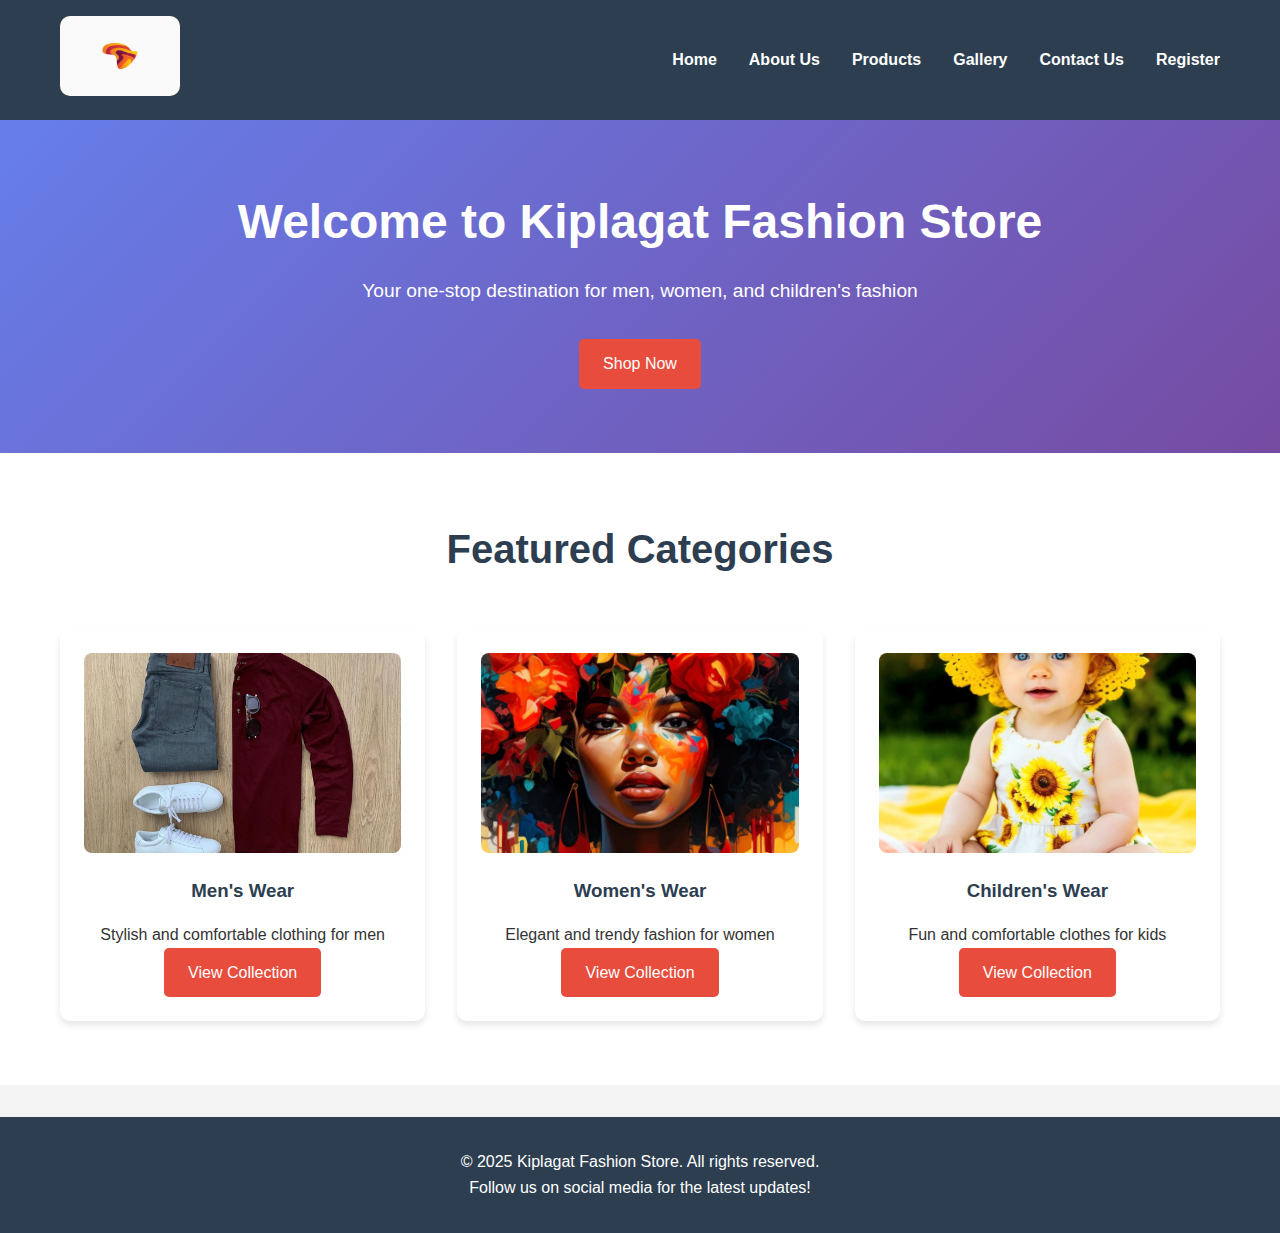
<file: kiplagat/index.html>
<!DOCTYPE html>
<html lang="en">
<head>
    <meta charset="UTF-8">
    <meta name="viewport" content="width=device-width, initial-scale=1.0">
    <title>Kiplagat Fashion Store - Home</title>
    <link rel="stylesheet" href="style.css">
</head>
<body>
    <header>
        <div class="header-container">
            <div class="logo">
                <img src="images/logo.png" alt="Kiplagat Fashion Store Logo" width="120" height="80">
            </div>
            <nav>
                <ul>
                    <li><a href="index.html">Home</a></li>
                    <li><a href="about.html">About Us</a></li>
                    <li><a href="products.html">Products</a></li>
                    <li><a href="gallery.html">Gallery</a></li>
                    <li><a href="contact.html">Contact Us</a></li>
                    <li><a href="register.php">Register</a></li>
                </ul>
            </nav>
        </div>
    </header>

    <main>
        <section class="hero">
            <div class="hero-content">
                <h1>Welcome to Kiplagat Fashion Store</h1>
                <p>Your one-stop destination for men, women, and children's fashion</p>
                <a href="products.html" class="btn">Shop Now</a>
            </div>
        </section>

        <section class="featured-products">
            <div class="container">
                <h2>Featured Categories</h2>
                <div class="product-grid">
                    <div class="product-card">
                        <img src="images/men-featured.jpg" alt="Men's Fashion" width="300" height="200">
                        <h3>Men's Wear</h3>
                        <p>Stylish and comfortable clothing for men</p>
                        <a href="products.html#men" class="btn">View Collection</a>
                    </div>
                    <div class="product-card">
                        <img src="images/women-featured.jpg" alt="Women's Fashion" width="300" height="200">
                        <h3>Women's Wear</h3>
                        <p>Elegant and trendy fashion for women</p>
                        <a href="products.html#women" class="btn">View Collection</a>
                    </div>
                    <div class="product-card">
                        <img src="images/children-featured.jpg" alt="Children's Fashion" width="300" height="200">
                        <h3>Children's Wear</h3>
                        <p>Fun and comfortable clothes for kids</p>
                        <a href="products.html#children" class="btn">View Collection</a>
                    </div>
                </div>
            </div>
        </section>
    </main>

    <footer>
        <div class="container">
            <p>&copy; 2025 Kiplagat Fashion Store. All rights reserved.</p>
            <p>Follow us on social media for the latest updates!</p>
        </div>
    </footer>
</body>
</html>
</file>
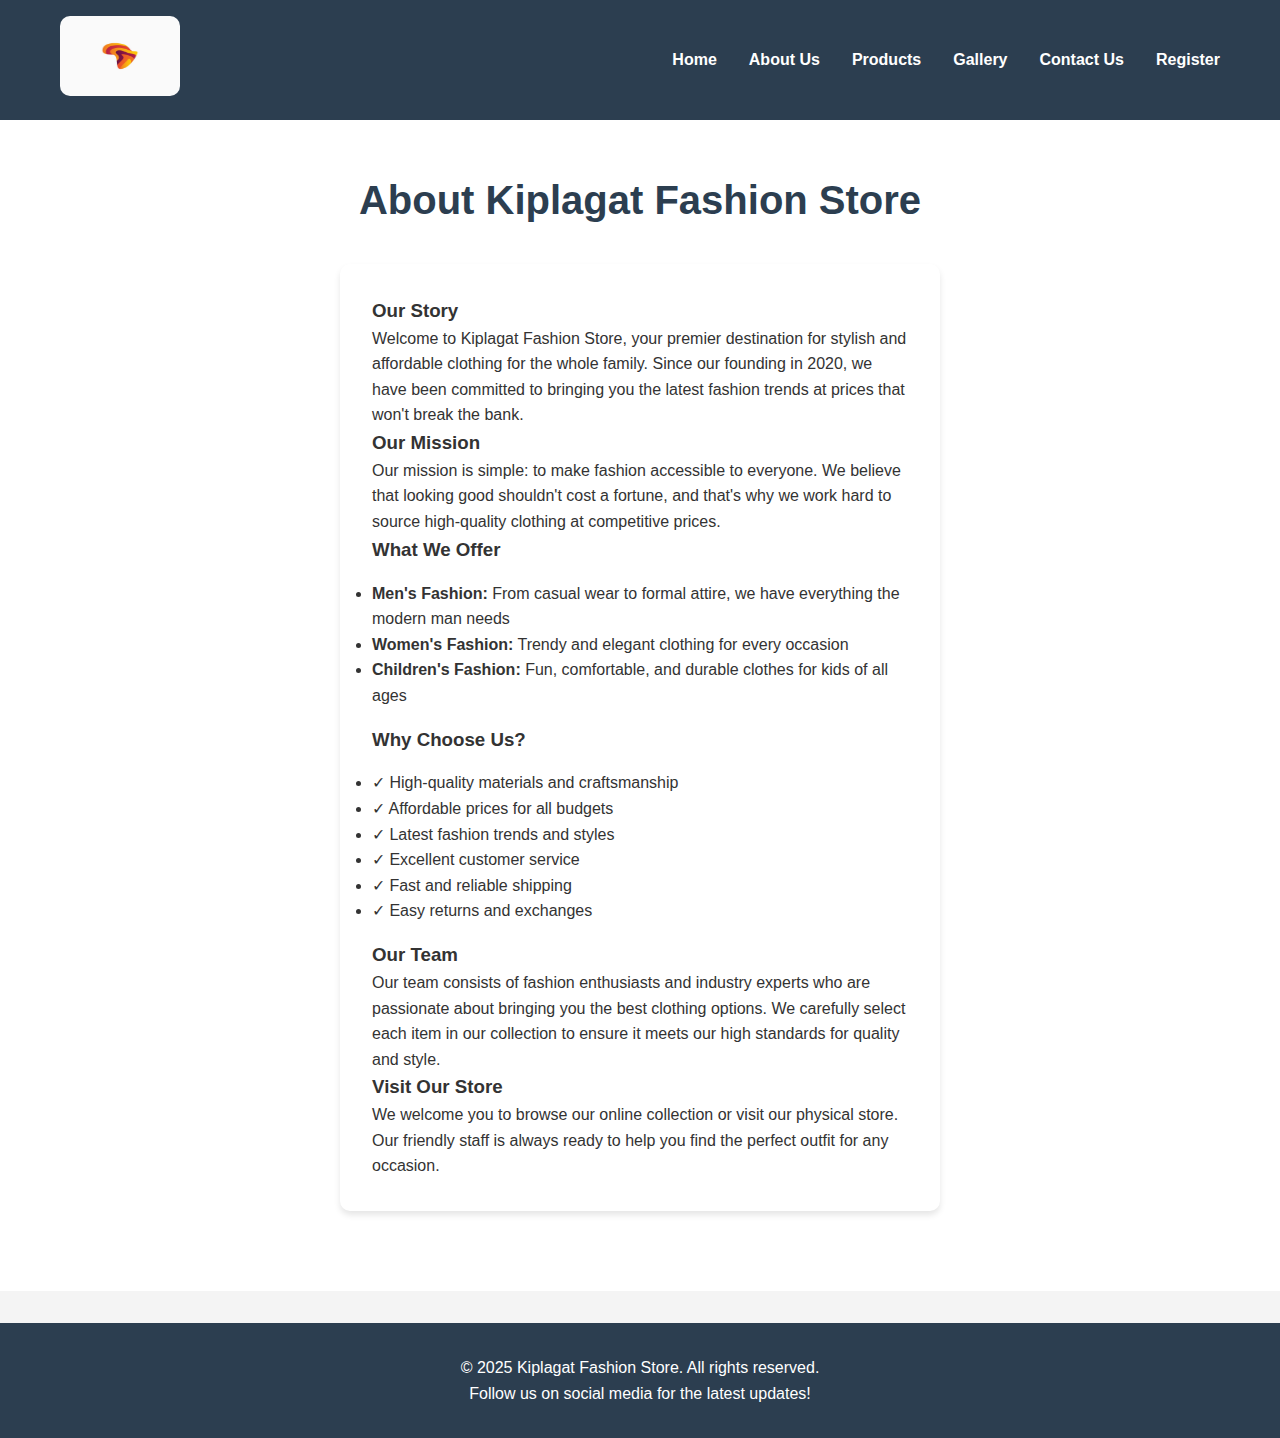
<file: kiplagat/about.html>
<!DOCTYPE html>
<html lang="en">
<head>
    <meta charset="UTF-8">
    <meta name="viewport" content="width=device-width, initial-scale=1.0">
    <title>About Us - Kiplagat Fashion Store</title>
    <link rel="stylesheet" href="style.css">
</head>
<body>
    <header>
        <div class="header-container">
            <div class="logo">
                <img src="images/logo.png" alt="Kiplagat Fashion Store Logo" width="120" height="80">
            </div>
            <nav>
                <ul>
                    <li><a href="index.html">Home</a></li>
                    <li><a href="about.html">About Us</a></li>
                    <li><a href="products.html">Products</a></li>
                    <li><a href="gallery.html">Gallery</a></li>
                    <li><a href="contact.html">Contact Us</a></li>
                    <li><a href="register.php">Register</a></li>
                </ul>
            </nav>
        </div>
    </header>

    <main>
        <section class="content-section">
            <div class="container">
                <h2>About Kiplagat Fashion Store</h2>
                
                <div class="form-container">
                    <h3>Our Story</h3>
                    <p>Welcome to Kiplagat Fashion Store, your premier destination for stylish and affordable clothing for the whole family. Since our founding in 2020, we have been committed to bringing you the latest fashion trends at prices that won't break the bank.</p>
                    
                    <h3>Our Mission</h3>
                    <p>Our mission is simple: to make fashion accessible to everyone. We believe that looking good shouldn't cost a fortune, and that's why we work hard to source high-quality clothing at competitive prices.</p>
                    
                    <h3>What We Offer</h3>
                    <ul style="text-align: left; margin: 1rem 0;">
                        <li><strong>Men's Fashion:</strong> From casual wear to formal attire, we have everything the modern man needs</li>
                        <li><strong>Women's Fashion:</strong> Trendy and elegant clothing for every occasion</li>
                        <li><strong>Children's Fashion:</strong> Fun, comfortable, and durable clothes for kids of all ages</li>
                    </ul>
                    
                    <h3>Why Choose Us?</h3>
                    <ul style="text-align: left; margin: 1rem 0;">
                        <li>✓ High-quality materials and craftsmanship</li>
                        <li>✓ Affordable prices for all budgets</li>
                        <li>✓ Latest fashion trends and styles</li>
                        <li>✓ Excellent customer service</li>
                        <li>✓ Fast and reliable shipping</li>
                        <li>✓ Easy returns and exchanges</li>
                    </ul>
                    
                    <h3>Our Team</h3>
                    <p>Our team consists of fashion enthusiasts and industry experts who are passionate about bringing you the best clothing options. We carefully select each item in our collection to ensure it meets our high standards for quality and style.</p>
                    
                    <h3>Visit Our Store</h3>
                    <p>We welcome you to browse our online collection or visit our physical store. Our friendly staff is always ready to help you find the perfect outfit for any occasion.</p>
                </div>
            </div>
        </section>
    </main>

    <footer>
        <div class="container">
            <p>&copy; 2025 Kiplagat Fashion Store. All rights reserved.</p>
            <p>Follow us on social media for the latest updates!</p>
        </div>
    </footer>
</body>
</html>
</file>
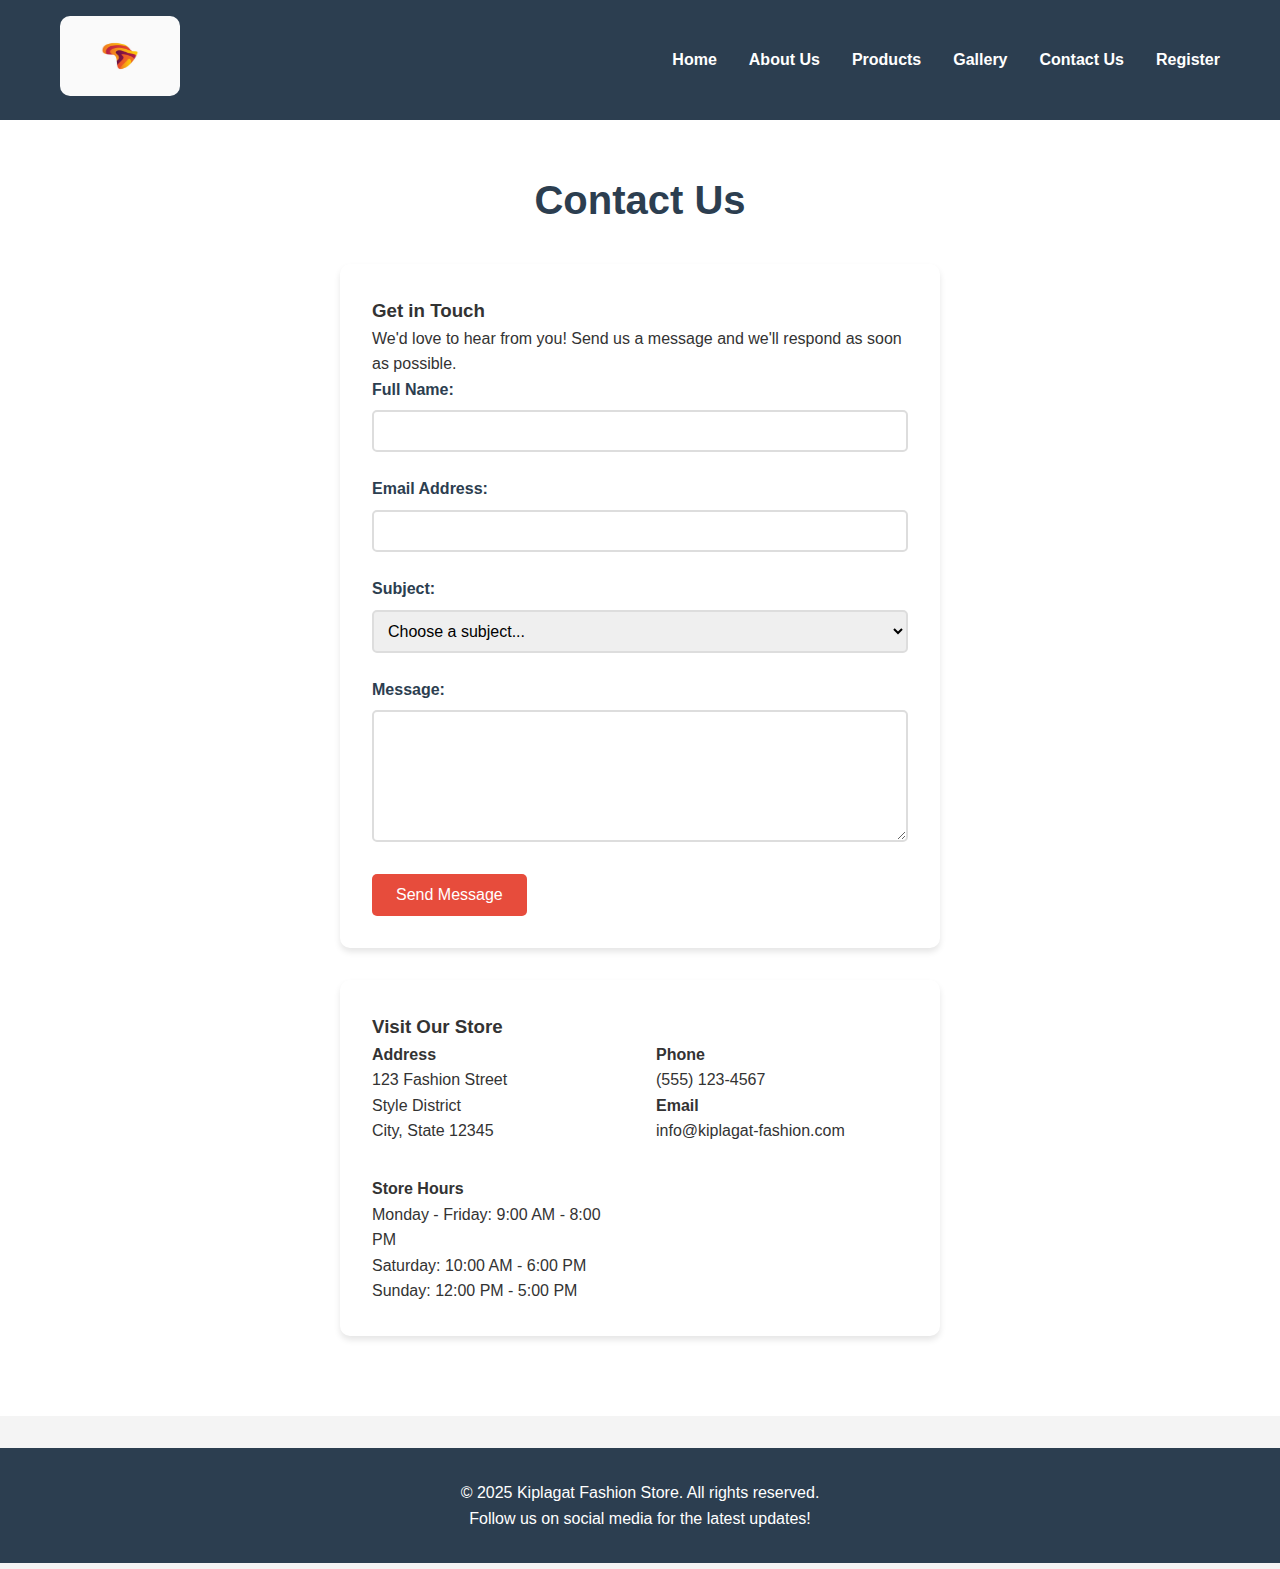
<file: kiplagat/contact.html>
<!DOCTYPE html>
<html lang="en">
<head>
    <meta charset="UTF-8">
    <meta name="viewport" content="width=device-width, initial-scale=1.0">
    <title>Contact Us - Kiplagat Fashion Store</title>
    <link rel="stylesheet" href="style.css">
</head>
<body>
    <header>
        <div class="header-container">
            <div class="logo">
                <img src="images/logo.png" alt="Kiplagat Fashion Store Logo" width="120" height="80">
            </div>
            <nav>
                <ul>
                    <li><a href="index.html">Home</a></li>
                    <li><a href="about.html">About Us</a></li>
                    <li><a href="products.html">Products</a></li>
                    <li><a href="gallery.html">Gallery</a></li>
                    <li><a href="contact.html">Contact Us</a></li>
                    <li><a href="register.php">Register</a></li>
                </ul>
            </nav>
        </div>
    </header>

    <main>
        <section class="content-section">
            <div class="container">
                <h2>Contact Us</h2>
                
                <div class="form-container">
                    <h3>Get in Touch</h3>
                    <p>We'd love to hear from you! Send us a message and we'll respond as soon as possible.</p>
                    
                    <form>
                        <div class="form-group">
                            <label for="name">Full Name:</label>
                            <input type="text" id="name" name="name" required>
                        </div>
                        
                        <div class="form-group">
                            <label for="email">Email Address:</label>
                            <input type="email" id="email" name="email" required>
                        </div>
                        
                        <div class="form-group">
                            <label for="subject">Subject:</label>
                            <select id="subject" name="subject" required>
                                <option value="">Choose a subject...</option>
                                <option value="General Inquiry">General Inquiry</option>
                                <option value="Product Question">Product Question</option>
                                <option value="Order Support">Order Support</option>
                                <option value="Returns/Exchanges">Returns/Exchanges</option>
                                <option value="Complaint">Complaint</option>
                                <option value="Suggestion">Suggestion</option>
                            </select>
                        </div>
                        
                        <div class="form-group">
                            <label for="message">Message:</label>
                            <textarea id="message" name="message" rows="6" required></textarea>
                        </div>
                        
                        <button type="submit" class="btn">Send Message</button>
                    </form>
                </div>
                
                <div class="form-container" style="margin-top: 2rem;">
                    <h3>Visit Our Store</h3>
                    <div style="display: grid; grid-template-columns: repeat(auto-fit, minmax(250px, 1fr)); gap: 2rem;">
                        <div>
                            <h4>Address</h4>
                            <p>123 Fashion Street<br>
                            Style District<br>
                            City, State 12345</p>
                        </div>
                        <div>
                            <h4>Phone</h4>
                            <p>(555) 123-4567</p>
                            
                            <h4>Email</h4>
                            <p>info@kiplagat-fashion.com</p>
                        </div>
                        <div>
                            <h4>Store Hours</h4>
                            <p>Monday - Friday: 9:00 AM - 8:00 PM<br>
                            Saturday: 10:00 AM - 6:00 PM<br>
                            Sunday: 12:00 PM - 5:00 PM</p>
                        </div>
                    </div>
                </div>
            </div>
        </section>
    </main>

    <footer>
        <div class="container">
            <p>&copy; 2025 Kiplagat Fashion Store. All rights reserved.</p>
            <p>Follow us on social media for the latest updates!</p>
        </div>
    </footer>
</body>
</html>
</file>
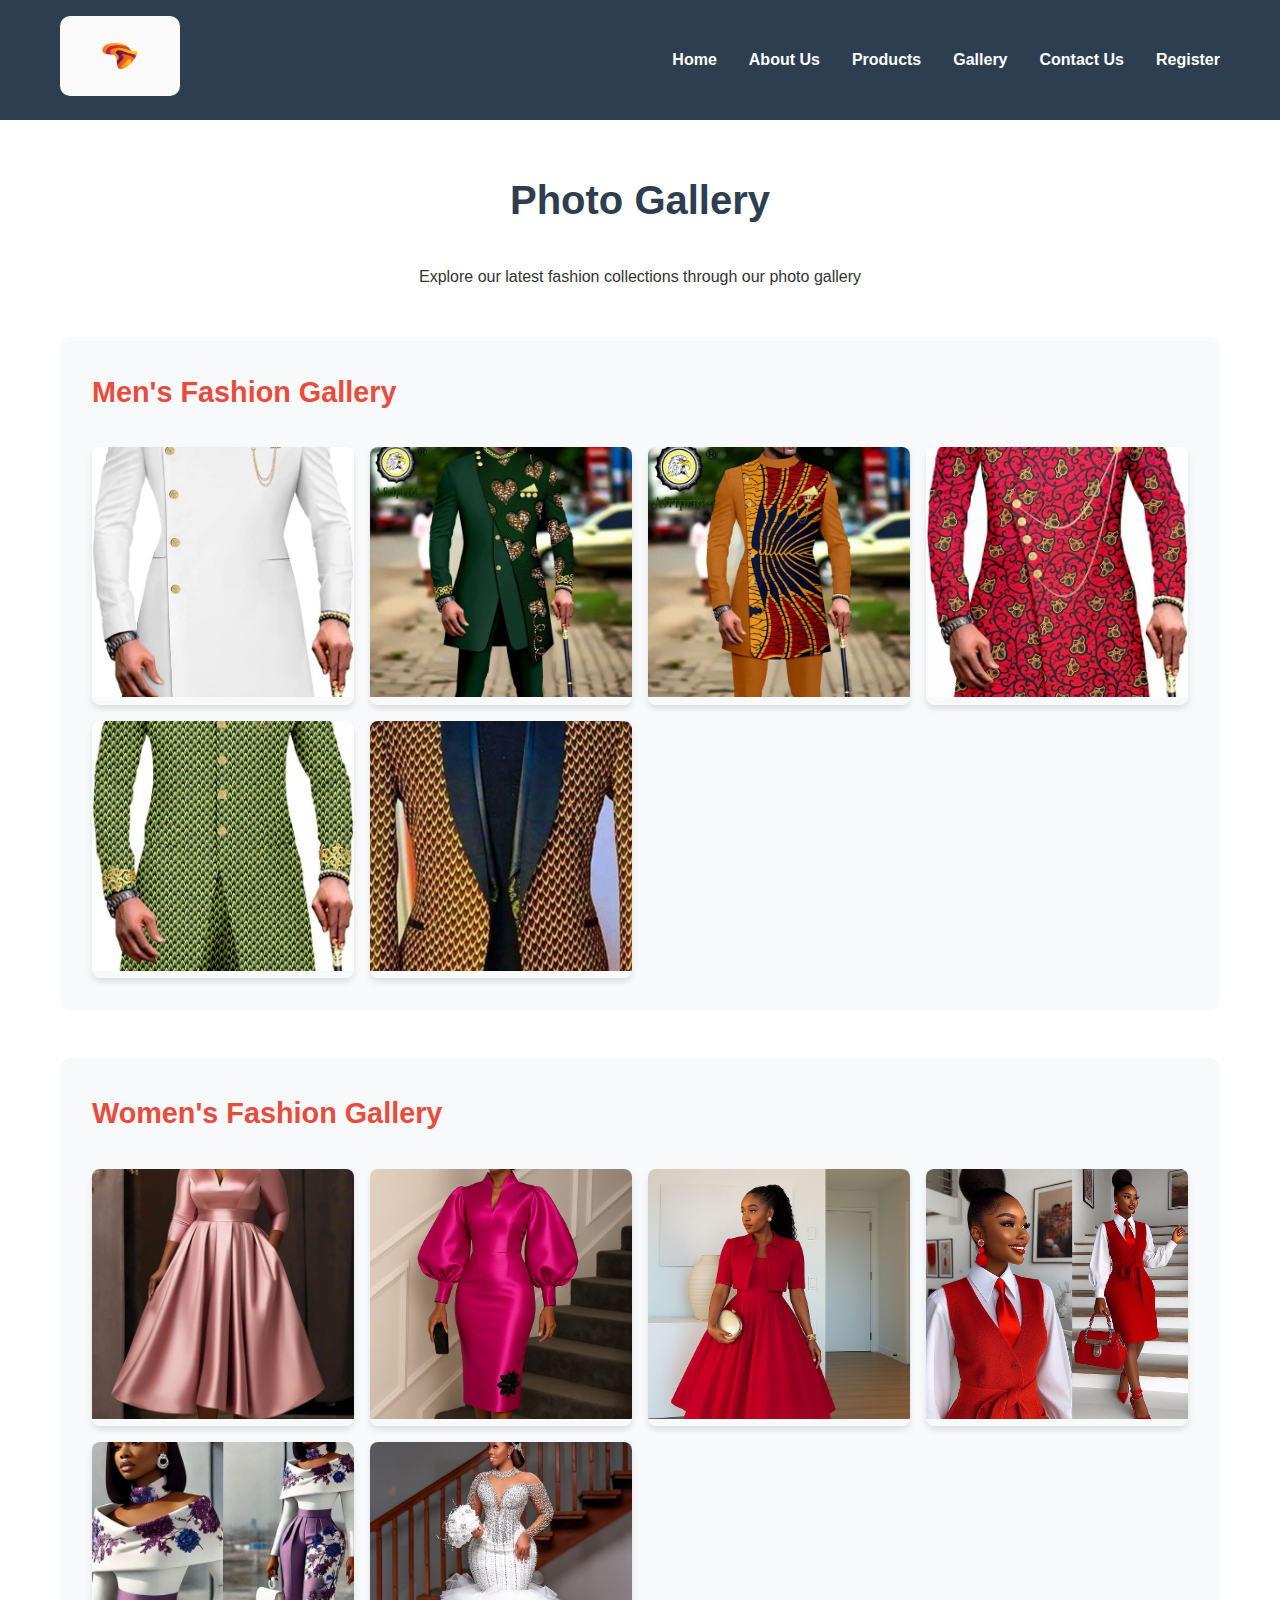
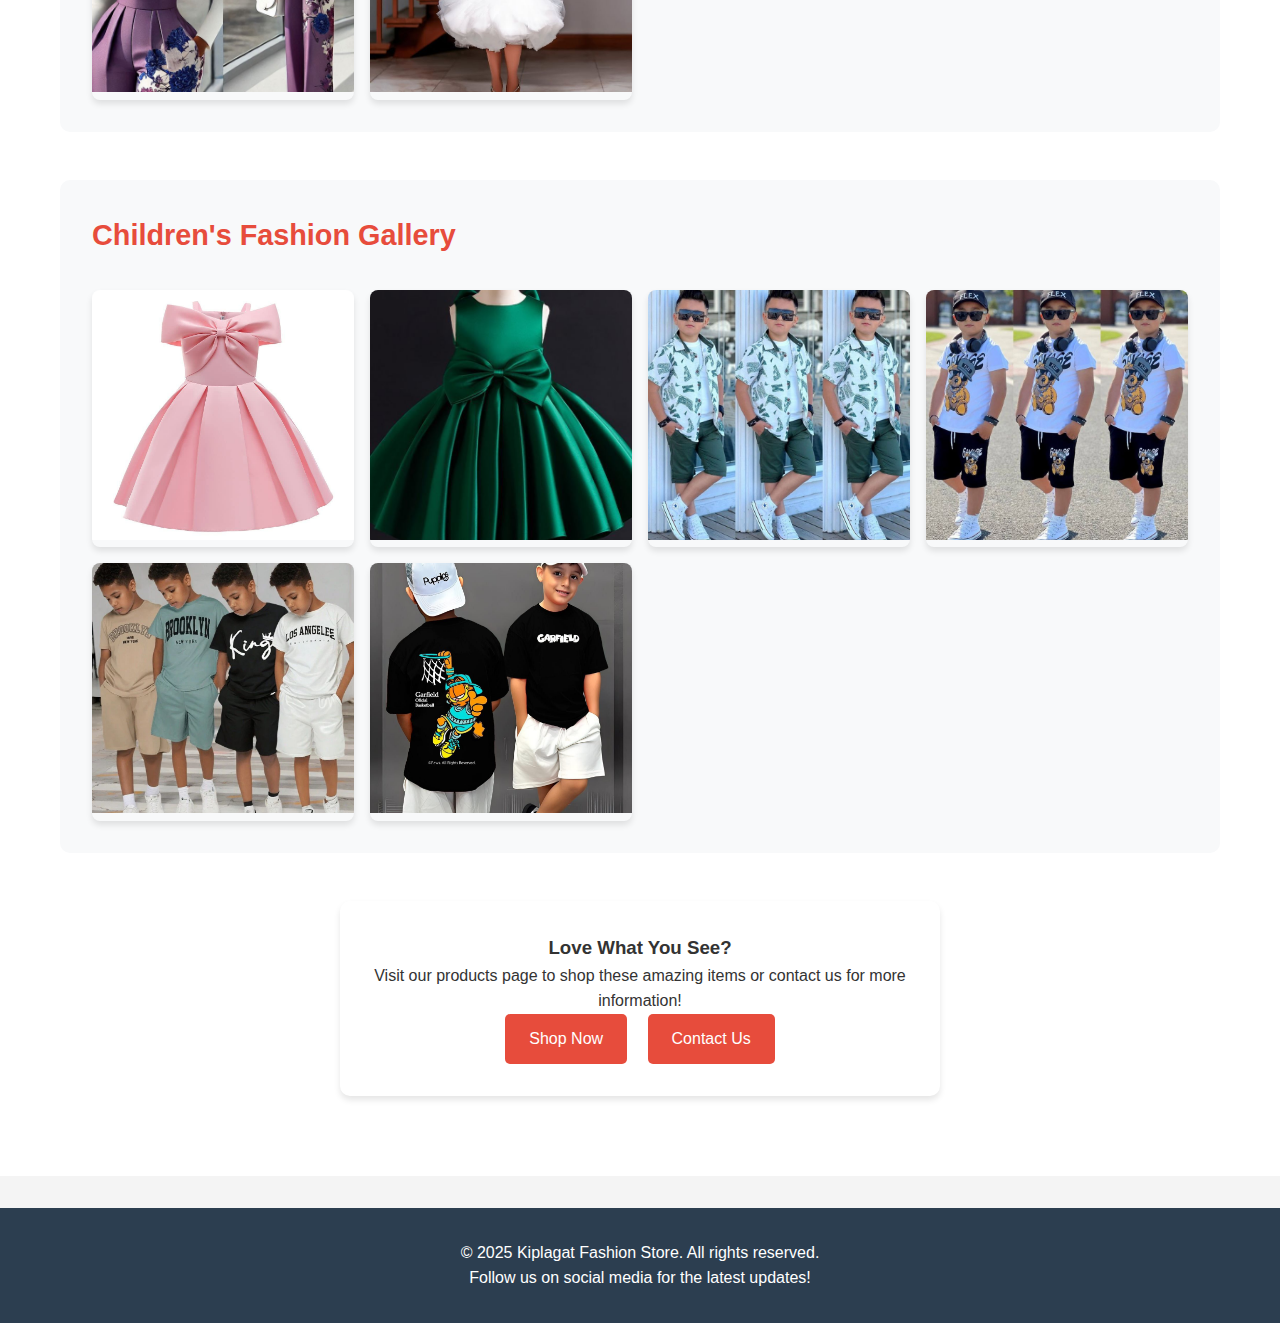
<file: kiplagat/gallery.html>
<!DOCTYPE html>
<html lang="en">
<head>
    <meta charset="UTF-8">
    <meta name="viewport" content="width=device-width, initial-scale=1.0">
    <title>Gallery - Kiplagat Fashion Store</title>
    <link rel="stylesheet" href="style.css">
</head>
<body>
    <header>
        <div class="header-container">
            <div class="logo">
                <img src="images/logo.png" alt="Kiplagat Fashion Store Logo" width="120" height="80">
            </div>
            <nav>
                <ul>
                    <li><a href="index.html">Home</a></li>
                    <li><a href="about.html">About Us</a></li>
                    <li><a href="products.html">Products</a></li>
                    <li><a href="gallery.html">Gallery</a></li>
                    <li><a href="contact.html">Contact Us</a></li>
                    <li><a href="register.php">Register</a></li>
                </ul>
            </nav>
        </div>
    </header>

    <main>
        <section class="content-section">
            <div class="container">
                <h2>Photo Gallery</h2>
                <p style="text-align: center; margin-bottom: 3rem;">Explore our latest fashion collections through our photo gallery</p>
                
                <div class="category-section">
                    <h3>Men's Fashion Gallery</h3>
                    <div class="gallery-grid">
                        <div class="gallery-item">
                            <img src="images/gallery/men-1.jpg" alt="Men's Fashion 1" width="250" height="250">
                        </div>
                        <div class="gallery-item">
                            <img src="images/gallery/men-2.jpg" alt="Men's Fashion 2" width="250" height="250">
                        </div>
                        <div class="gallery-item">
                            <img src="images/gallery/men-3.jpg" alt="Men's Fashion 3" width="250" height="250">
                        </div>
                        <div class="gallery-item">
                            <img src="images/gallery/men-4.jpg" alt="Men's Fashion 4" width="250" height="250">
                        </div>
                        <div class="gallery-item">
                            <img src="images/gallery/men-5.jpg" alt="Men's Fashion 5" width="250" height="250">
                        </div>
                        <div class="gallery-item">
                            <img src="images/gallery/men-6.jpg" alt="Men's Fashion 6" width="250" height="250">
                        </div>
                    </div>
                </div>

                <div class="category-section">
                    <h3>Women's Fashion Gallery</h3>
                    <div class="gallery-grid">
                        <div class="gallery-item">
                            <img src="images/gallery/women-1.jpg" alt="Women's Fashion 1" width="250" height="250">
                        </div>
                        <div class="gallery-item">
                            <img src="images/gallery/women-2.jpg" alt="Women's Fashion 2" width="250" height="250">
                        </div>
                        <div class="gallery-item">
                            <img src="images/gallery/women-3.jpg" alt="Women's Fashion 3" width="250" height="250">
                        </div>
                        <div class="gallery-item">
                            <img src="images/gallery/women-4.jpg" alt="Women's Fashion 4" width="250" height="250">
                        </div>
                        <div class="gallery-item">
                            <img src="images/gallery/women-5.jpg" alt="Women's Fashion 5" width="250" height="250">
                        </div>
                        <div class="gallery-item">
                            <img src="images/gallery/women-6.jpg" alt="Women's Fashion 6" width="250" height="250">
                        </div>
                    </div>
                </div>

                <div class="category-section">
                    <h3>Children's Fashion Gallery</h3>
                    <div class="gallery-grid">
                        <div class="gallery-item">
                            <img src="images/gallery/children-1.jpg" alt="Children's Fashion 1" width="250" height="250">
                        </div>
                        <div class="gallery-item">
                            <img src="images/gallery/children-2.jpg" alt="Children's Fashion 2" width="250" height="250">
                        </div>
                        <div class="gallery-item">
                            <img src="images/gallery/children-3.jpg" alt="Children's Fashion 3" width="250" height="250">
                        </div>
                        <div class="gallery-item">
                            <img src="images/gallery/children-4.jpg" alt="Children's Fashion 4" width="250" height="250">
                        </div>
                        <div class="gallery-item">
                            <img src="images/gallery/children-5.jpg" alt="Children's Fashion 5" width="250" height="250">
                        </div>
                        <div class="gallery-item">
                            <img src="images/gallery/children-6.jpg" alt="Children's Fashion 6" width="250" height="250">
                        </div>
                    </div>
                </div>

                <div class="form-container" style="text-align: center; margin-top: 3rem;">
                    <h3>Love What You See?</h3>
                    <p>Visit our products page to shop these amazing items or contact us for more information!</p>
                    <a href="products.html" class="btn">Shop Now</a>
                    <a href="contact.html" class="btn" style="margin-left: 1rem;">Contact Us</a>
                </div>
            </div>
        </section>
    </main>

    <footer>
        <div class="container">
            <p>&copy; 2025 Kiplagat Fashion Store. All rights reserved.</p>
            <p>Follow us on social media for the latest updates!</p>
        </div>
    </footer>
</body>
</html>
</file>
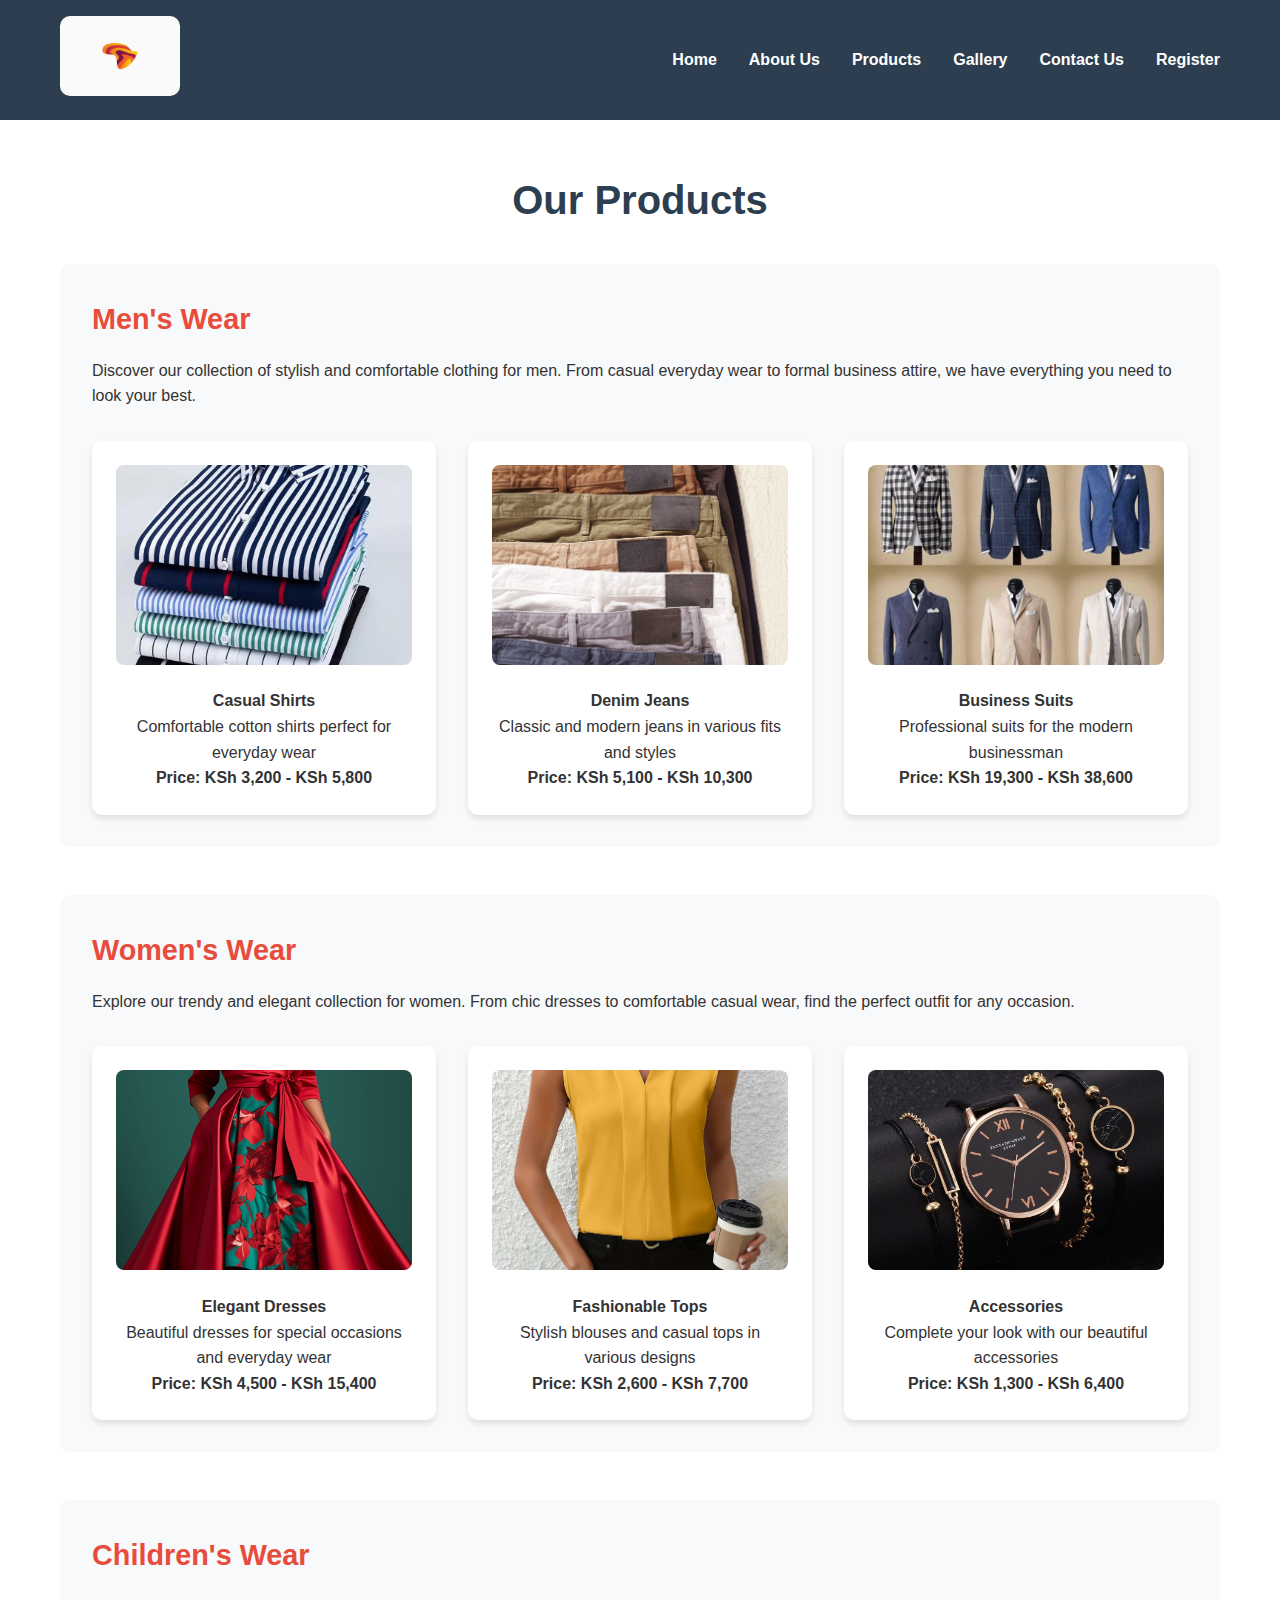
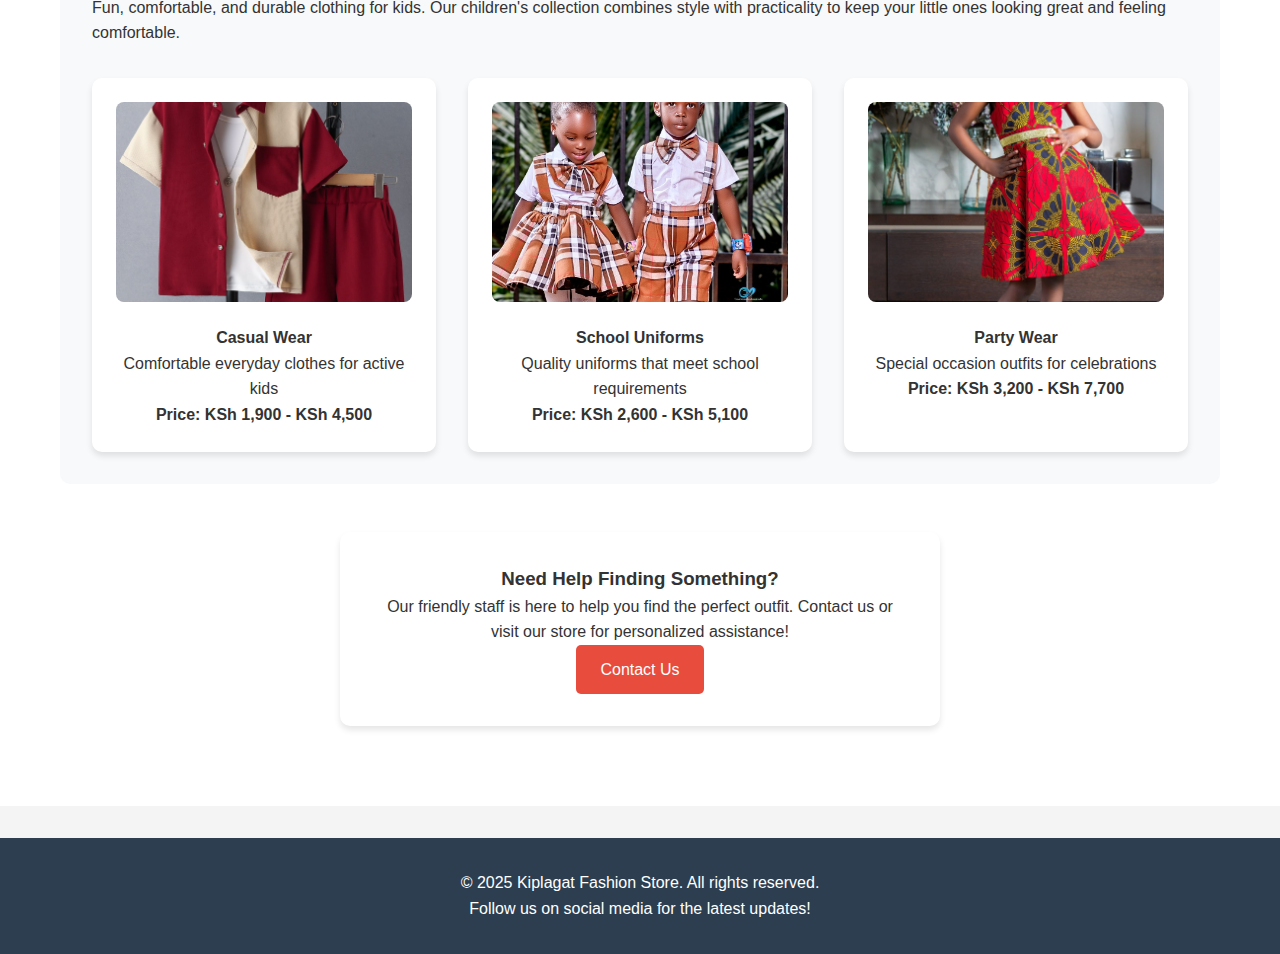
<file: kiplagat/products.html>
<!DOCTYPE html>
<html lang="en">
<head>
    <meta charset="UTF-8">
    <meta name="viewport" content="width=device-width, initial-scale=1.0">
    <title>Products - Kiplagat Fashion Store</title>
    <link rel="stylesheet" href="style.css">
</head>
<body>
    <header>
        <div class="header-container">
            <div class="logo">
                <img src="images/logo.png" alt="Kiplagat Fashion Store Logo" width="120" height="80">
            </div>
            <nav>
                <ul>
                    <li><a href="index.html">Home</a></li>
                    <li><a href="about.html">About Us</a></li>
                    <li><a href="products.html">Products</a></li>
                    <li><a href="gallery.html">Gallery</a></li>
                    <li><a href="contact.html">Contact Us</a></li>
                    <li><a href="register.php">Register</a></li>
                </ul>
            </nav>
        </div>
    </header>

    <main>
        <section class="content-section">
            <div class="container">
                <h2>Our Products</h2>
                
                <div class="category-section" id="men">
                    <h3>Men's Wear</h3>
                    <p>Discover our collection of stylish and comfortable clothing for men. From casual everyday wear to formal business attire, we have everything you need to look your best.</p>
                    
                    <div class="product-grid">
                        <div class="product-card">
                            <img src="images/men-shirts.jpg" alt="Men's Shirts" width="250" height="200">
                            <h4>Casual Shirts</h4>
                            <p>Comfortable cotton shirts perfect for everyday wear</p>
                            <p><strong>Price: KSh 3,200 - KSh 5,800</strong></p>
                        </div>
                        <div class="product-card">
                            <img src="images/men-jeans.jpg" alt="Men's Jeans" width="250" height="200">
                            <h4>Denim Jeans</h4>
                            <p>Classic and modern jeans in various fits and styles</p>
                            <p><strong>Price: KSh 5,100 - KSh 10,300</strong></p>
                        </div>
                        <div class="product-card">
                            <img src="images/men-suits.jpg" alt="Men's Suits" width="250" height="200">
                            <h4>Business Suits</h4>
                            <p>Professional suits for the modern businessman</p>
                            <p><strong>Price: KSh 19,300 - KSh 38,600</strong></p>
                        </div>
                    </div>
                </div>

                <div class="category-section" id="women">
                    <h3>Women's Wear</h3>
                    <p>Explore our trendy and elegant collection for women. From chic dresses to comfortable casual wear, find the perfect outfit for any occasion.</p>
                    
                    <div class="product-grid">
                        <div class="product-card">
                            <img src="images/women-dresses.jpg" alt="Women's Dresses" width="250" height="200">
                            <h4>Elegant Dresses</h4>
                            <p>Beautiful dresses for special occasions and everyday wear</p>
                            <p><strong>Price: KSh 4,500 - KSh 15,400</strong></p>
                        </div>
                        <div class="product-card">
                            <img src="images/women-tops.jpg" alt="Women's Tops" width="250" height="200">
                            <h4>Fashionable Tops</h4>
                            <p>Stylish blouses and casual tops in various designs</p>
                            <p><strong>Price: KSh 2,600 - KSh 7,700</strong></p>
                        </div>
                        <div class="product-card">
                            <img src="images/women-accessories.jpg" alt="Women's Accessories" width="250" height="200">
                            <h4>Accessories</h4>
                            <p>Complete your look with our beautiful accessories</p>
                            <p><strong>Price: KSh 1,300 - KSh 6,400</strong></p>
                        </div>
                    </div>
                </div>

                <div class="category-section" id="children">
                    <h3>Children's Wear</h3>
                    <p>Fun, comfortable, and durable clothing for kids. Our children's collection combines style with practicality to keep your little ones looking great and feeling comfortable.</p>
                    
                    <div class="product-grid">
                        <div class="product-card">
                            <img src="images/kids-casual.jpg" alt="Kids Casual Wear" width="250" height="200">
                            <h4>Casual Wear</h4>
                            <p>Comfortable everyday clothes for active kids</p>
                            <p><strong>Price: KSh 1,900 - KSh 4,500</strong></p>
                        </div>
                        <div class="product-card">
                            <img src="images/kids-school.jpg" alt="Kids School Uniforms" width="250" height="200">
                            <h4>School Uniforms</h4>
                            <p>Quality uniforms that meet school requirements</p>
                            <p><strong>Price: KSh 2,600 - KSh 5,100</strong></p>
                        </div>
                        <div class="product-card">
                            <img src="images/kids-party.jpg" alt="Kids Party Wear" width="250" height="200">
                            <h4>Party Wear</h4>
                            <p>Special occasion outfits for celebrations</p>
                            <p><strong>Price: KSh 3,200 - KSh 7,700</strong></p>
                        </div>
                    </div>
                </div>

                <div class="form-container" style="text-align: center; margin-top: 3rem;">
                    <h3>Need Help Finding Something?</h3>
                    <p>Our friendly staff is here to help you find the perfect outfit. Contact us or visit our store for personalized assistance!</p>
                    <a href="contact.html" class="btn">Contact Us</a>
                </div>
            </div>
        </section>
    </main>

    <footer>
        <div class="container">
            <p>&copy; 2025 Kiplagat Fashion Store. All rights reserved.</p>
            <p>Follow us on social media for the latest updates!</p>
        </div>
    </footer>
</body>
</html>
</file>
<file: kiplagat/style.css>
* {
    margin: 0;
    padding: 0;
    box-sizing: border-box;
}

body {
    font-family: Arial, sans-serif;
    line-height: 1.6;
    color: #333;
    background-color: #f4f4f4;
}

.container {
    max-width: 1200px;
    margin: 0 auto;
    padding: 0 20px;
}

header {
    background-color: #2c3e50;
    color: white;
    padding: 1rem 0;
    position: sticky;
    top: 0;
    z-index: 100;
}

.header-container {
    display: flex;
    justify-content: space-between;
    align-items: center;
    max-width: 1200px;
    margin: 0 auto;
    padding: 0 20px;
}

.logo img {
    border-radius: 10px;
}

nav ul {
    list-style: none;
    display: flex;
    gap: 2rem;
}

nav a {
    color: white;
    text-decoration: none;
    font-weight: bold;
    transition: color 0.3s;
}

nav a:hover {
    color: #3498db;
}

.hero {
    background: linear-gradient(135deg, #667eea 0%, #764ba2 100%);
    color: white;
    text-align: center;
    padding: 4rem 0;
}

.hero-content h1 {
    font-size: 3rem;
    margin-bottom: 1rem;
}

.hero-content p {
    font-size: 1.2rem;
    margin-bottom: 2rem;
}

.btn {
    display: inline-block;
    background-color: #e74c3c;
    color: white;
    padding: 12px 24px;
    text-decoration: none;
    border-radius: 5px;
    transition: background-color 0.3s;
    border: none;
    cursor: pointer;
    font-size: 1rem;
}

.btn:hover {
    background-color: #c0392b;
}

.featured-products {
    padding: 4rem 0;
    background-color: white;
}

.featured-products h2 {
    text-align: center;
    margin-bottom: 3rem;
    font-size: 2.5rem;
    color: #2c3e50;
}

.product-grid {
    display: grid;
    grid-template-columns: repeat(auto-fit, minmax(300px, 1fr));
    gap: 2rem;
    margin-top: 2rem;
}

.product-card {
    background: white;
    border-radius: 10px;
    box-shadow: 0 4px 6px rgba(0, 0, 0, 0.1);
    padding: 1.5rem;
    text-align: center;
    transition: transform 0.3s;
}

.product-card:hover {
    transform: translateY(-5px);
}

.product-card img {
    width: 100%;
    height: 200px;
    object-fit: cover;
    border-radius: 8px;
    margin-bottom: 1rem;
}

.product-card h3 {
    color: #2c3e50;
    margin-bottom: 1rem;
}

.gallery-grid {
    display: grid;
    grid-template-columns: repeat(auto-fit, minmax(250px, 1fr));
    gap: 1rem;
    margin-top: 2rem;
}

.gallery-item {
    position: relative;
    overflow: hidden;
    border-radius: 8px;
    box-shadow: 0 4px 6px rgba(0, 0, 0, 0.1);
}

.gallery-item img {
    width: 100%;
    height: 250px;
    object-fit: cover;
    transition: transform 0.3s;
}

.gallery-item:hover img {
    transform: scale(1.1);
}

.form-container {
    background: white;
    padding: 2rem;
    border-radius: 10px;
    box-shadow: 0 4px 6px rgba(0, 0, 0, 0.1);
    max-width: 600px;
    margin: 2rem auto;
}

.form-group {
    margin-bottom: 1.5rem;
}

.form-group label {
    display: block;
    margin-bottom: 0.5rem;
    font-weight: bold;
    color: #2c3e50;
}

.form-group input,
.form-group textarea,
.form-group select {
    width: 100%;
    padding: 10px;
    border: 2px solid #ddd;
    border-radius: 5px;
    font-size: 1rem;
}

.form-group input:focus,
.form-group textarea:focus,
.form-group select:focus {
    border-color: #3498db;
    outline: none;
}

.content-section {
    padding: 3rem 0;
    background: white;
}

.content-section h2 {
    text-align: center;
    margin-bottom: 2rem;
    color: #2c3e50;
    font-size: 2.5rem;
}

.category-section {
    margin-bottom: 3rem;
    padding: 2rem;
    background: #f8f9fa;
    border-radius: 10px;
}

.category-section h3 {
    color: #e74c3c;
    margin-bottom: 1rem;
    font-size: 1.8rem;
}

.message {
    padding: 1rem;
    margin: 1rem 0;
    border-radius: 5px;
    text-align: center;
}

.success {
    background-color: #d4edda;
    color: #155724;
    border: 1px solid #c3e6cb;
}

.error {
    background-color: #f8d7da;
    color: #721c24;
    border: 1px solid #f5c6cb;
}

footer {
    background-color: #2c3e50;
    color: white;
    text-align: center;
    padding: 2rem 0;
    margin-top: 2rem;
}

@media (max-width: 768px) {
    .header-container {
        flex-direction: column;
        gap: 1rem;
    }
    
    nav ul {
        flex-wrap: wrap;
        justify-content: center;
        gap: 1rem;
    }
    
    .hero-content h1 {
        font-size: 2rem;
    }
    
    .product-grid {
        grid-template-columns: 1fr;
    }
}
</file>
